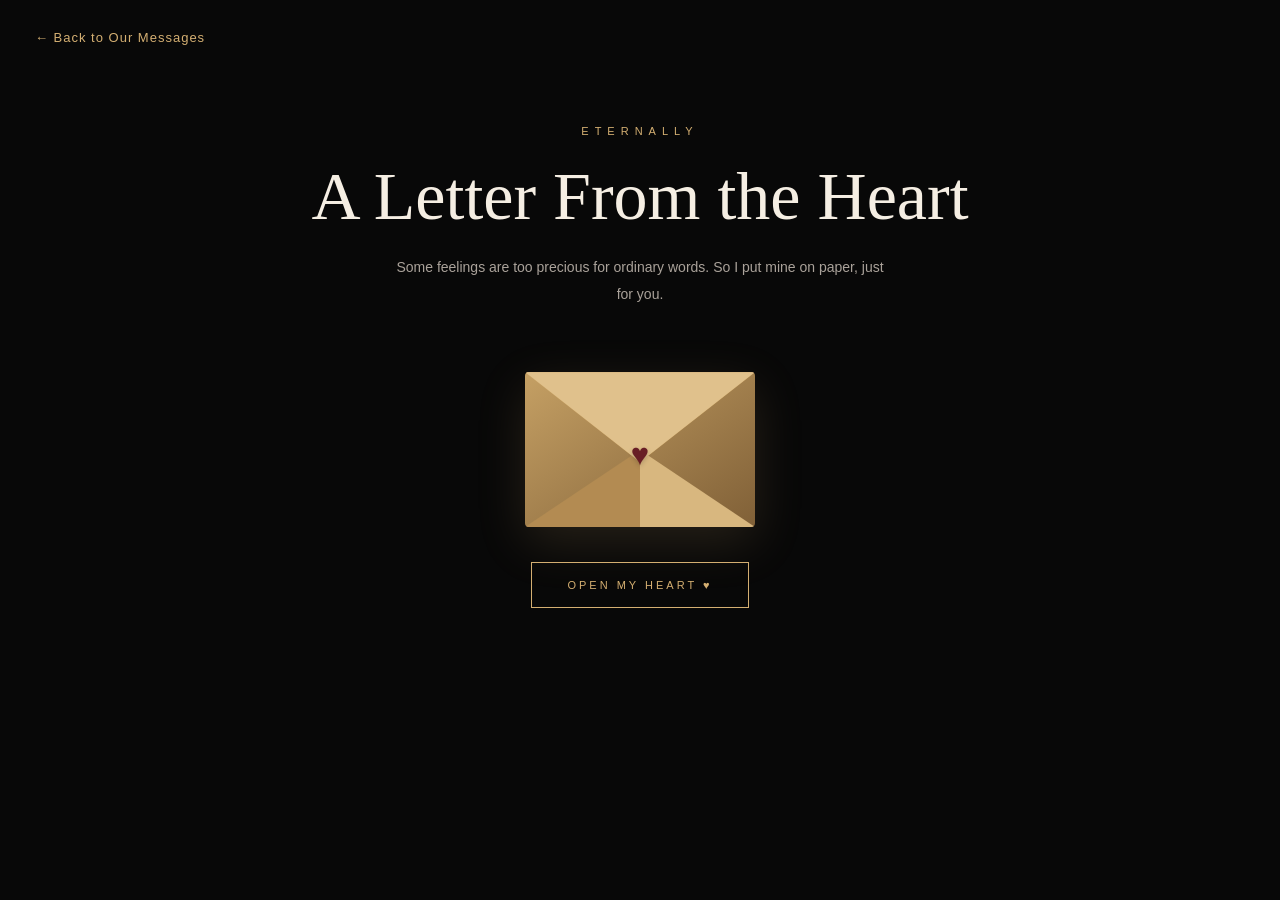
<file: love-letter.html>
<!DOCTYPE html>
<html lang="en">

<head>
    <meta charset="UTF-8">
    <meta name="viewport" content="width=device-width, initial-scale=1.0">
    <meta name="theme-color" content="#080808">

    <title>A Letter From the Heart | ETERNALLY</title>

    <link rel="stylesheet" href="style.css">
</head>

<body>

    <main class="love-letter-page">

        <a href="messages.html" class="letter-back-link">
            ← Back to Our Messages
        </a>

        <section class="letter-intro" id="letterIntro">

            <p class="section-label">ETERNALLY</p>

            <h1>A Letter From the Heart</h1>

            <p class="letter-description">
                Some feelings are too precious for ordinary words.
                So I put mine on paper, just for you.
            </p>

            <!-- ENVELOPE -->
            <div class="letter-envelope" id="letterEnvelope">

                <div class="envelope">
                    <div class="envelope-flap"></div>
                    <div class="envelope-heart">♥</div>
                </div>

            </div>

            <!-- OPEN BUTTON -->
            <button
                type="button"
                class="open-letter-button"
                id="openLetterButton">
                OPEN MY HEART ♥
            </button>

        </section>

        
<!-- HANDWRITTEN LETTER REVEAL -->
<section
    class="letter-document"
    id="letterDocument"
    style="display: none;">

    <p class="section-label">A PIECE OF MY HEART</p>

    <h2>Written Just for You</h2>

    <p class="letter-description">
        Every word was written with you in mind.
        Here is something I wanted you to keep forever.
    </p>

    <a
        href="love-letter.html"
        target="_blank"
        rel="noopener noreferrer"
        class="handwritten-letter-button">
        READ YOUR LETTER ♥
    </a>

    <p class="letter-hint">
        Open your letter and take your time reading every page.
    </p>

    <div class="letter-divider">✧ ♥ ✧</div>

    <p class="letter-closing-message">
        And now, one last little celebration...
    </p>

    <a
        href="index.html?show=anniversary"
        class="anniversary-next-button">
        CONTINUE TO OUR ANNIVERSARY ♥
    </a>

</section>


    </main>

       <script>
        document.addEventListener("DOMContentLoaded", function () {

            const openButton = document.getElementById("openLetterButton");
            const intro = document.getElementById("letterIntro");
            const letterDocument = document.getElementById("letterDocument");

            if (!openButton || !intro || !letterDocument) {
                console.error("Love letter elements could not be found.");
                return;
            }

            openButton.addEventListener("click", function () {

                intro.style.display = "none";
                letterDocument.style.display = "block";

                letterDocument.scrollIntoView({
                    behavior: "smooth",
                    block: "center"
                });

            });

        });
    </script>

</body>
</html>
</file>
<file: style.css>
/* =================================
   ETERNALLY - LUXURY ANNIVERSARY
================================= */

* {
    margin: 0;
    padding: 0;
    box-sizing: border-box;
}

/* =================================
   MIDNIGHT STARS BACKGROUND
================================= */

html {
    min-height: 100%;
    scroll-behavior: smooth;
    background:
        linear-gradient(
            rgba(5, 5, 5, 0.75),
            rgba(5, 5, 5, 0.75)
        ),
        url("images/web-background.png");
    background-size: cover;
    background-position: center;
    background-repeat: no-repeat;
    background-attachment: fixed;
}

body {
    min-height: 100vh;
    background: transparent;
    color: #F4EFE6;
    font-family: 'DM Sans', sans-serif;
}

/* =================================
   OPENING SCREEN
================================= */

.opening-screen {
    min-height: 100vh;
    min-height: 100svh;
    position: relative;
    display: flex;
    align-items: center;
    justify-content: center;
    padding: 50px 20px;
    overflow: hidden;
    background: transparent;
}

.gold-frame {
    position: absolute;
    inset: 22px;
    border: 1px solid rgba(212, 175, 55, 0.45);
    pointer-events: none;
}

.gold-frame::before {
    content: "";
    position: absolute;
    inset: 7px;
    border: 1px solid rgba(192, 192, 192, 0.16);
}

.opening-content {
    position: relative;
    z-index: 2;
    width: 100%;
    max-width: 650px;
    text-align: center;
    animation: fadeIn 1.5s ease both;
}

.eyebrow {
    color: #c9aa64;
    font-size: 10px;
    letter-spacing: 4px;
    line-height: 1.8;
}

.ornament {
    color: #c0c0c0;
    font-size: 28px;
    margin: 24px 0 12px;
}

.opening-content h1 {
    font-family: 'Cormorant Garamond', serif;
    font-size: clamp(54px, 12vw, 100px);
    font-weight: 400;
    letter-spacing: 10px;
    color: #e1c47b;
    text-shadow: 0 0 30px rgba(212, 175, 55, 0.15);
}

.subtitle {
    color: #c0c0c0;
    font-family: 'Cormorant Garamond', serif;
    font-size: 22px;
    font-style: italic;
    letter-spacing: 1px;
    margin-top: 5px;
}

/* =================================
   ENVELOPE
================================= */

.envelope {
    position: relative;
    width: 110px;
    height: 76px;
    margin: 55px auto 35px;
    animation: float 3s ease-in-out infinite;
}

.envelope-body {
    position: absolute;
    inset: 0;
    background: linear-gradient(145deg, #c9aa64, #8d7139);
    clip-path: polygon(0 0, 100% 0, 100% 100%, 0 100%);
    display: flex;
    align-items: center;
    justify-content: center;
}

.envelope-body span {
    color: #17130d;
    font-size: 27px;
    z-index: 2;
}

.envelope-flap {
    position: absolute;
    z-index: 3;
    top: 0;
    left: 0;
    width: 100%;
    height: 52%;
    background: #e1c47b;
    clip-path: polygon(0 0, 100% 0, 50% 100%);
}

.invitation-text {
    color: #d1cbc0;
    font-size: 13px;
    line-height: 2;
    letter-spacing: 0.5px;
}

/* =================================
   BUTTON
================================= */

.gold-button {
    margin-top: 35px;
    padding: 17px 30px;
    background: transparent;
    border: 1px solid #c9aa64;
    color: #e1c47b;
    font-family: 'DM Sans', sans-serif;
    font-size: 10px;
    letter-spacing: 2.5px;
    cursor: pointer;
    transition: 0.4s ease;
}

.gold-button span {
    margin-left: 12px;
    color: #c0c0c0;
}

.gold-button:hover {
    background: #c9aa64;
    color: #090909;
    box-shadow: 0 0 25px rgba(212, 175, 55, 0.2);
}

.gold-button:hover span {
    color: #090909;
}

.opening-footer {
    color: #77716a;
    font-size: 9px;
    letter-spacing: 3px;
    margin-top: 65px;
}

/* =================================
   WELCOME REVEAL
================================= */

.welcome-screen {
    display: none;
    min-height: 100vh;
    min-height: 100svh;
    padding: 90px 25px;
    align-items: center;
    justify-content: center;
    flex-direction: column;
    text-align: center;
    background: transparent;
    animation: fadeIn 1.2s ease both;
}

.welcome-screen.show {
    display: flex;
}

.welcome-ornament {
    color: #c9aa64;
    font-size: 35px;
    margin: 30px 0;
}

.welcome-screen h2 {
    font-family: 'Cormorant Garamond', serif;
    font-size: clamp(38px, 7vw, 65px);
    font-weight: 400;
    color: #f4f0e8;
    margin-bottom: 25px;
}

.welcome-screen h2 span {
    display: block;
    color: #d4af62;
    font-style: italic;
}

.welcome-message {
    max-width: 550px;
    color: #c0c0c0;
    font-size: 14px;
    line-height: 2.2;
}

.welcome-signature {
    font-family: 'Cormorant Garamond', serif;
    font-size: 23px;
    font-style: italic;
    color: #d4af62;
    margin-top: 30px;
}

/* =================================
   ANIMATIONS
================================= */

@keyframes fadeIn {
    from {
        opacity: 0;
        transform: translateY(15px);
    }

    to {
        opacity: 1;
        transform: translateY(0);
    }
}

@keyframes float {
    0%, 100% {
        transform: translateY(0);
    }

    50% {
        transform: translateY(-10px);
    }
}

/* =================================
   GENERAL MOBILE STYLES
================================= */

@media (max-width: 600px) {

    .gold-frame {
        inset: 13px;
    }

    .opening-content h1 {
        letter-spacing: 5px;
    }

    .eyebrow {
        font-size: 9px;
        letter-spacing: 2.5px;
    }

    .opening-footer {
        margin-top: 50px;
        font-size: 8px;
    }

    .welcome-message {
        font-size: 13px;
    }
}

/* =================================
   ETERNALLY - OUR STORY
================================= */

.story-screen {
    display: none;
    min-height: 100vh;
    padding: 90px 20px;
    background: transparent;
    color: #f4f0e8;
}

.story-screen.show {
    display: block;
    animation: fadeIn 1.2s ease;
}

.story-container {
    width: 100%;
    max-width: 1000px;
    margin: auto;
    text-align: center;
}

.story-eyebrow {
    color: #c9aa64;
    font-size: 11px;
    letter-spacing: 4px;
    margin-bottom: 20px;
}

.story-container h2 {
    color: #e1c47b;
    font-family: 'Cormorant Garamond', serif;
    font-size: clamp(38px, 7vw, 65px);
    font-weight: 400;
    margin-bottom: 15px;
}

.story-intro {
    color: #c0c0c0;
    font-family: 'Cormorant Garamond', serif;
    font-size: 21px;
    font-style: italic;
    margin-bottom: 75px;
}

/* =================================
   DESKTOP STORY TIMELINE
================================= */

.story-line {
    position: relative;
    display: flex;
    flex-direction: column;
    width: 100%;
    max-width: 900px;
    margin: 0 auto;
}

/* Centre timeline */

.story-line::before {
    content: "";
    position: absolute;
    top: 0;
    bottom: 0;
    left: 50%;
    width: 1px;
    background: linear-gradient(
        to bottom,
        transparent,
        #c9aa64,
        #c0c0c0,
        #c9aa64,
        transparent
    );
    transform: translateX(-50%);
}

/* Individual story items */

.story-item {
    position: relative;
    width: 50%;
    min-width: 0;
    padding: 0 40px 65px;
    box-sizing: border-box;
    text-align: left;
    align-self: flex-start;
}

/* Alternate cards left and right */

.story-item:nth-child(even) {
    align-self: flex-end;
    margin-left: 0;
}

/* Story dates */

.story-date {
    display: block;
    color: #c9aa64;
    font-size: 10px;
    letter-spacing: 2px;
    margin-bottom: 15px;
}

/* Timeline dots */

.story-dot {
    position: absolute;
    top: 38px;
    right: -6px;
    width: 12px;
    height: 12px;
    border-radius: 50%;
    background: #d4af37;
    box-shadow: 0 0 15px #d4af37;
}

.story-item:nth-child(even) .story-dot {
    right: auto;
    left: -6px;
}

/* Story cards */

.story-card {
    display: block;
    width: 100%;
    min-width: 0;
    padding: 28px;
    box-sizing: border-box;
    background: var(--card-black);
    border: 1px solid var(--gold-border);
    border-radius: 4px;
    backdrop-filter: blur(8px);
    -webkit-backdrop-filter: blur(8px);
    box-shadow: 0 12px 35px rgba(0, 0, 0, 0.35);
    overflow-wrap: break-word;
    transition: transform 0.4s ease, border-color 0.4s ease;
}

.story-card:hover {
    transform: translateY(-6px);
    border-color: var(--champagne-gold);
}

.story-number {
    color: var(--champagne-gold);
    font-size: 11px;
    letter-spacing: 3px;
}

.story-card h3 {
    color: var(--champagne-gold);
    font-family: 'Cormorant Garamond', serif;
    font-size: 27px;
    font-weight: 400;
    line-height: 1.3;
    margin: 12px 0;
    overflow-wrap: break-word;
}

.story-card p {
    color: var(--muted-text);
    font-size: 13px;
    line-height: 1.9;
    text-align: left;
    overflow-wrap: break-word;
    word-break: normal;
}

/* =================================
   MOBILE STORY TIMELINE
================================= */

@media (max-width: 600px) {

    .story-screen {
        padding: 70px 18px;
    }

    .story-container {
        max-width: 100%;
    }

    .story-intro {
        margin-bottom: 50px;
    }

    .story-line::before {
        left: 7px;
    }

    .story-item,
    .story-item:nth-child(even) {
        width: 100%;
        align-self: stretch;
        margin-left: 0;
        padding: 0 0 45px 35px;
    }

    .story-dot,
    .story-item:nth-child(even) .story-dot {
        left: 1px;
        right: auto;
        top: 38px;
    }

    .story-card {
        width: 100%;
        padding: 20px;
    }

    .story-card h3 {
        font-size: 24px;
    }

    .story-card p {
        font-size: 13px;
        line-height: 1.8;
    }
}

/* =================================
   ETERNALLY - OUR MEMORIES
================================= */

.memories-screen {
    display: none;
    min-height: 100vh;
    padding: 90px 25px;
    background: transparent;
    color: #f4f0e8;
}

.memories-screen.show {
    display: block;
    animation: fadeIn 1.2s ease;
}

.memories-container {
    max-width: 1100px;
    margin: auto;
    text-align: center;
}

.memories-eyebrow {
    color: #c9aa64;
    font-size: 11px;
    letter-spacing: 4px;
    margin-bottom: 20px;
}

.memories-container h2 {
    color: #e1c47b;
    font-family: 'Cormorant Garamond', serif;
    font-size: clamp(42px, 7vw, 68px);
    font-weight: 400;
    margin-bottom: 15px;
}

.memories-intro {
    max-width: 550px;
    margin: 0 auto 65px;
    color: #c0c0c0;
    font-family: 'Cormorant Garamond', serif;
    font-size: 21px;
    font-style: italic;
    line-height: 1.7;
}

/* Memories gallery */

.memories-gallery {
    display: grid;
    grid-template-columns: repeat(3, 1fr);
    gap: 35px 25px;
}

.memory-card {
    text-align: center;
}

.memory-photo {
    position: relative;
    display: block;
    width: 100%;
    aspect-ratio: 4 / 5;
    padding: 8px;
    overflow: hidden;
    cursor: pointer;
    background: #171512;
    border: 1px solid rgba(201, 170, 100, 0.4);
}

.memory-photo img {
    display: block;
    width: 100%;
    height: 100%;
    object-fit: cover;
    transition: transform 0.7s ease, filter 0.7s ease;
}

.memory-photo:hover img {
    transform: scale(1.08);
    filter: brightness(0.65);
}

.photo-overlay {
    position: absolute;
    inset: 8px;
    display: flex;
    align-items: center;
    justify-content: center;
    color: #e1c47b;
    font-size: 10px;
    letter-spacing: 3px;
    opacity: 0;
    transition: opacity 0.4s ease;
}

.memory-photo:hover .photo-overlay {
    opacity: 1;
}

.memory-caption {
    margin-top: 18px;
    color: #e1c47b;
    font-family: 'Cormorant Garamond', serif;
    font-size: 24px;
}

.memory-subcaption {
    display: block;
    margin-top: 7px;
    color: #8e887d;
    font-size: 9px;
    letter-spacing: 2px;
}

/* =================================
   PHOTO LIGHTBOX
================================= */

.memory-lightbox {
    display: none;
    position: fixed;
    inset: 0;
    z-index: 9999;
    align-items: center;
    justify-content: center;
    flex-direction: column;
    gap: 20px;
    padding: 65px 20px 30px;
    background: rgba(0, 0, 0, 0.96);
}

.memory-lightbox.show {
    display: flex;
    animation: fadeIn 0.4s ease;
}

.memory-lightbox img {
    max-width: 90%;
    max-height: 75vh;
    object-fit: contain;
    border: 1px solid #c9aa64;
    padding: 7px;
}

.lightbox-close {
    position: absolute;
    top: 20px;
    right: 35px;
    background: none;
    border: none;
    color: #e1c47b;
    font-size: 42px;
    cursor: pointer;
}

.lightbox-caption {
    color: #c9aa64;
    font-size: 10px;
    letter-spacing: 4px;
}

/* =================================
   MOBILE GALLERY
================================= */

@media (max-width: 750px) {

    .memories-gallery {
        grid-template-columns: repeat(2, 1fr);
        gap: 25px 15px;
    }

    .memories-screen {
        padding: 70px 16px;
    }

    .memories-intro {
        margin-bottom: 45px;
    }

    .memory-caption {
        font-size: 20px;
    }
}

@media (max-width: 420px) {

    .memories-gallery {
        grid-template-columns: 1fr;
    }

    .memory-photo {
        aspect-ratio: 4 / 4;
    }
}

/* =================================
   STORY NEXT BUTTON
================================= */

.story-next-button {
    margin-top: 25px;
    padding: 15px 30px;
    background: transparent;
    border: 1px solid #c9aa64;
    color: #e1c47b;
    font-size: 10px;
    letter-spacing: 3px;
    cursor: pointer;
    transition: 0.4s ease;
}

.story-next-button:hover {
    background: #c9aa64;
    color: #090909;
    box-shadow: 0 0 20px rgba(201, 170, 100, 0.25);
}

/* =================================
   STORY IMAGE
================================= */

.story-image {
    width: 100%;
    max-width: 450px;
    height: 300px;
    margin: 20px auto;
    overflow: hidden;
    border-radius: 12px;
    border: 1px solid #c9a45c;
}

.story-image img {
    width: 100%;
    height: 100%;
    object-fit: cover;
    display: block;
    transition: transform 0.5s ease;
}

.story-image img:hover {
    transform: scale(1.05);
}

/* =================================
   MIDNIGHT ROMANCE THEME
================================= */

:root {
    --midnight-black: #050505;
    --charcoal: #101010;
    --card-black: rgba(10, 10, 10, 0.88);
    --champagne-gold: #D4AF72;
    --soft-gold: #B89558;
    --ivory: #F4EFE6;
    --silver: #A7A7A7;
    --muted-text: #AAA49A;
    --gold-border: rgba(212, 175, 114, 0.35);
}

/* =================================
   HEADINGS AND TEXT
================================= */

.opening-content h1,
.welcome-screen h2,
.story-container h2,
.memories-container h2 {
    color: var(--champagne-gold);
    text-shadow: 0 2px 20px rgba(212, 175, 114, 0.10);
}

.eyebrow,
.story-eyebrow,
.memories-eyebrow {
    color: var(--soft-gold);
}

.subtitle,
.story-intro,
.memories-intro {
    color: var(--silver);
}

.invitation-text,
.welcome-message,
.story-card p {
    color: var(--muted-text);
}

/* =================================
   LUXURY BUTTONS
================================= */

.gold-button,
.story-next-button {
    border: 1px solid var(--champagne-gold);
    color: var(--champagne-gold);
    background: rgba(5, 5, 5, 0.45);
    transition: all 0.4s ease;
}

.gold-button:hover,
.story-next-button:hover {
    background: var(--champagne-gold);
    color: var(--midnight-black);
    box-shadow: 0 0 25px rgba(212, 175, 114, 0.20);
}

/* =================================
   STORY CARD DETAILS
================================= */

.story-card {
    background: var(--card-black);
    border: 1px solid var(--gold-border);
    backdrop-filter: blur(8px);
    -webkit-backdrop-filter: blur(8px);
    box-shadow: 0 12px 35px rgba(0, 0, 0, 0.35);
    transition: all 0.4s ease;
}

.story-card:hover {
    border-color: var(--champagne-gold);
    box-shadow: 0 12px 35px rgba(0, 0, 0, 0.5);
}

.story-card h3,
.story-ending span {
    color: var(--champagne-gold);
}

/* =================================
   MEMORY GALLERY DETAILS
================================= */

.memory-photo {
    background: var(--charcoal);
    border: 1px solid var(--gold-border);
    box-shadow: 0 10px 30px rgba(0, 0, 0, 0.4);
    transition: all 0.4s ease;
}

.memory-photo:hover {
    border-color: var(--champagne-gold);
    box-shadow: 0 0 25px rgba(212, 175, 114, 0.12);
}

.memory-caption {
    color: var(--champagne-gold);
}

.memory-subcaption {
    color: var(--silver);
}

/* =================================
   OPENING SCREEN DETAILS
================================= */

.gold-frame {
    border-color: rgba(212, 175, 114, 0.55);
}

.gold-frame::before {
    border-color: rgba(167, 167, 167, 0.18);
}

.ornament,
.welcome-ornament {
    color: var(--champagne-gold);
}

.envelope-body {
    background: linear-gradient(
        145deg,
        #D4AF72,
        #92703C
    );
}

.envelope-flap {
    background: #D4AF72;
}

/* =================================
   IMAGE DETAILS
================================= */

.story-image {
    border: 1px solid var(--champagne-gold);
    box-shadow: 0 12px 35px rgba(0, 0, 0, 0.5);
}

/* =================================
   RESPONSIVE BACKGROUND
================================= */

@media (max-width: 768px) {

    html {
        background-attachment: scroll;
    }
}


/* =================================
   ETERNALLY - OUR SPECIAL DATES
================================= */

.calendar-screen {
    display: none;
    min-height: 100vh;
    padding: 90px 20px;
    background: transparent;
    color: var(--ivory);
}

.calendar-screen.show {
    display: block;
    animation: fadeIn 1.2s ease;
}

.calendar-container {
    width: 100%;
    max-width: 850px;
    margin: auto;
    text-align: center;
}

.calendar-eyebrow {
    color: var(--soft-gold);
    font-size: 10px;
    letter-spacing: 4px;
    margin-bottom: 20px;
}

.calendar-container > h2 {
    color: var(--champagne-gold);
    font-family: 'Cormorant Garamond', serif;
    font-size: clamp(42px, 7vw, 68px);
    font-weight: 400;
    margin-bottom: 15px;
}

.calendar-intro {
    color: var(--silver);
    font-family: 'Cormorant Garamond', serif;
    font-size: 21px;
    font-style: italic;
    line-height: 1.7;
    margin-bottom: 50px;
}

/* Calendar panel */

.calendar-card {
    max-width: 700px;
    margin: auto;
    padding: 38px;
    background: rgba(8, 8, 8, 0.88);
    border: 1px solid var(--gold-border);
    box-shadow: 0 15px 45px rgba(0, 0, 0, 0.4);
    backdrop-filter: blur(10px);
    -webkit-backdrop-filter: blur(10px);
}

.calendar-heading {
    margin-bottom: 35px;
}

.calendar-year {
    display: block;
    color: var(--silver);
    font-family: 'Cormorant Garamond', serif;
    font-size: 27px;
    letter-spacing: 4px;
}

.calendar-heading h3 {
    color: var(--champagne-gold);
    font-family: 'Cormorant Garamond', serif;
    font-size: clamp(38px, 8vw, 58px);
    font-weight: 400;
    letter-spacing: 5px;
    margin: 3px 0 10px;
}

.calendar-heading p {
    color: var(--silver);
    font-size: 9px;
    letter-spacing: 3px;
}

/* Weekday labels */

.calendar-weekdays,
.calendar-days {
    display: grid;
    grid-template-columns: repeat(7, minmax(0, 1fr));
}

.calendar-weekdays {
    margin-bottom: 10px;
}

.calendar-weekdays span {
    color: var(--soft-gold);
    font-family: 'Cormorant Garamond', serif;
    font-size: 13px;
    letter-spacing: 1px;
}

/* Calendar date cells */

.calendar-day {
    position: relative;
    min-width: 0;
    min-height: 78px;
    display: flex;
    align-items: flex-start;
    justify-content: flex-start;
    padding: 10px;
    background: rgba(255, 255, 255, 0.015);
    border: 1px solid rgba(201, 170, 100, 0.14);
    color: #d4d0c8;
    font-family: 'Cormorant Garamond', serif;
    font-size: 15px;
    text-align: left;
}

.calendar-day.empty {
    background: transparent;
}

.calendar-day.special-date {
    cursor: pointer;
    transition: background 0.35s ease, border-color 0.35s ease;
}

.calendar-day.special-date:hover {
    background: rgba(212, 175, 114, 0.12);
    border-color: var(--champagne-gold);
}

.calendar-day.met-date {
    color: var(--champagne-gold);
    border: 1px solid rgba(212, 175, 114, 0.5);
}

.calendar-day.met-date .date-symbol {
    color: #e5c77f;
    text-shadow: 0 0 14px rgba(229, 199, 127, 0.8);
}

.calendar-day.dating-date {
    color: var(--champagne-gold);
    border: 1px solid var(--champagne-gold);
    background: rgba(212, 175, 114, 0.08);
}

.calendar-day.dating-date .date-symbol {
    color: #e7bd75;
    text-shadow: 0 0 16px rgba(231, 189, 117, 0.85);
    animation: heartGlow 1.8s ease-in-out infinite;
}

.date-symbol {
    position: absolute;
    right: 9px;
    bottom: 7px;
    font-size: 23px;
}

@keyframes heartGlow {
    0%, 100% {
        transform: scale(1);
        text-shadow: 0 0 8px rgba(231, 189, 117, 0.5);
    }

    50% {
        transform: scale(1.2);
        text-shadow: 0 0 20px rgba(231, 189, 117, 0.9);
    }
}

/* Calendar legend */

.calendar-legend {
    display: flex;
    justify-content: center;
    flex-wrap: wrap;
    gap: 30px;
    margin-top: 30px;
}

.calendar-legend div {
    display: flex;
    align-items: center;
    gap: 9px;
}

.calendar-legend p {
    color: var(--silver);
    font-size: 11px;
    letter-spacing: 0.5px;
}

.legend-star,
.legend-heart {
    color: var(--champagne-gold);
    font-size: 20px;
}

/* Selected date message */

.calendar-message {
    max-width: 650px;
    min-height: 210px;
    margin: 45px auto 25px;
    padding: 30px 20px;
    border-top: 1px solid var(--gold-border);
    border-bottom: 1px solid var(--gold-border);
    animation: fadeIn 0.7s ease;
}

.message-ornament {
    color: var(--champagne-gold);
    font-size: 25px;
}

.message-date {
    color: var(--soft-gold);
    font-size: 9px;
    letter-spacing: 3px;
    margin: 15px 0;
}

.calendar-message h3 {
    color: var(--champagne-gold);
    font-family: 'Cormorant Garamond', serif;
    font-size: 32px;
    font-weight: 400;
    margin-bottom: 12px;
}

.message-text {
    max-width: 520px;
    margin: auto;
    color: var(--silver);
    font-family: 'Cormorant Garamond', serif;
    font-size: 19px;
    font-style: italic;
    line-height: 1.8;
}

/* Navigation */

.calendar-back-button {
    margin-top: 20px;
    padding: 15px 28px;
    background: transparent;
    border: 1px solid var(--champagne-gold);
    color: var(--champagne-gold);
    font-size: 10px;
    letter-spacing: 2px;
    cursor: pointer;
    transition: 0.4s ease;
}

.calendar-back-button:hover {
    background: var(--champagne-gold);
    color: var(--midnight-black);
    box-shadow: 0 0 20px rgba(212, 175, 114, 0.2);
}

/* Mobile calendar */

@media (max-width: 600px) {

    .calendar-screen {
        padding: 70px 14px;
    }

    .calendar-intro {
        font-size: 18px;
        margin-bottom: 35px;
    }

    .calendar-card {
        padding: 20px 10px;
    }

    .calendar-heading {
        margin-bottom: 25px;
    }

    .calendar-heading h3 {
        letter-spacing: 3px;
    }

    .calendar-weekdays span {
        font-size: 10px;
    }

    .calendar-day {
        min-height: 58px;
        padding: 7px 5px;
        font-size: 13px;
    }

    .date-symbol {
        right: 5px;
        bottom: 4px;
        font-size: 17px;
    }

    .calendar-legend {
        gap: 15px;
    }

    .calendar-legend p {
        font-size: 10px;
    }

    .calendar-message h3 {
        font-size: 27px;
    }

    .message-text {
        font-size: 17px;
    }
}


/* =====================================
   OUR FOREVER
===================================== */

.forever-screen {
    display: none;
    min-height: 100vh;
    padding: 100px 20px;
    justify-content: center;
    align-items: center;
    text-align: center;
}

.forever-screen.show {
    display: flex;
    animation: foreverReveal 1.2s ease forwards;
}

.forever-container {
    width: 100%;
    max-width: 850px;
    margin: auto;
}

.forever-eyebrow {
    color: #c9aa64;
    font-size: 11px;
    letter-spacing: 5px;
    margin-bottom: 20px;
}

.forever-title {
    color: #e1c47b;
    font-family: 'Cormorant Garamond', serif;
    font-size: clamp(38px, 7vw, 68px);
    font-weight: 400;
    letter-spacing: 8px;
    margin-bottom: 15px;
}

.forever-subtitle {
    color: #c5bfb5;
    font-family: 'Cormorant Garamond', serif;
    font-size: 23px;
    font-style: italic;
}

.forever-heart {
    color: #d6b875;
    font-size: 38px;
    margin: 35px 0 20px;
    animation: heartGlow 2s infinite ease-in-out;
}

.forever-intro {
    color: #aaa39a;
    font-size: 12px;
    letter-spacing: 2px;
    margin-bottom: 35px;
}

.forever-counter {
    display: grid;
    grid-template-columns: repeat(4, 1fr);
    gap: 15px;
    max-width: 750px;
    margin: auto;
}

.time-unit {
    background: rgba(18, 18, 18, 0.85);
    border: 1px solid rgba(201, 170, 100, 0.3);
    padding: 30px 10px;
    backdrop-filter: blur(10px);
    transition: 0.4s ease;
}

.time-unit:hover {
    border-color: #c9aa64;
    box-shadow: 0 0 25px rgba(201, 170, 100, 0.12);
    transform: translateY(-5px);
}

.time-unit span {
    display: block;
    color: #e1c47b;
    font-family: 'Cormorant Garamond', serif;
    font-size: clamp(32px, 5vw, 55px);
    font-weight: 400;
    font-variant-numeric: tabular-nums;
}

.time-unit small {
    display: block;
    color: #aaa39a;
    font-size: 9px;
    letter-spacing: 3px;
    margin-top: 10px;
}

.forever-date {
    color: #c9aa64;
    font-size: 10px;
    letter-spacing: 4px;
    margin-top: 30px;
}

.forever-divider {
    width: 90px;
    height: 1px;
    background: #c9aa64;
    margin: 45px auto;
    opacity: 0.6;
}

.forever-message {
    color: #e1c47b;
    font-family: 'Cormorant Garamond', serif;
    font-size: 36px;
    font-weight: 400;
    font-style: italic;
}

.forever-quote {
    color: #c5bfb5;
    font-family: 'Cormorant Garamond', serif;
    font-size: 21px;
    font-style: italic;
    margin-top: 15px;
}

.forever-ending {
    color: #c9aa64;
    font-size: 9px;
    letter-spacing: 4px;
    margin-top: 40px;
}

@keyframes heartGlow {
    0%, 100% {
        text-shadow: 0 0 8px rgba(201,170,100,0.2);
        transform: scale(1);
    }

    50% {
        text-shadow: 0 0 25px rgba(201,170,100,0.7);
        transform: scale(1.12);
    }
}

@keyframes foreverReveal {
    from {
        opacity: 0;
        transform: translateY(20px);
    }

    to {
        opacity: 1;
        transform: translateY(0);
    }
}

/* MOBILE */

@media (max-width: 600px) {

    .forever-screen {
        padding: 75px 15px;
    }

    .forever-title {
        letter-spacing: 5px;
    }

    .forever-counter {
        grid-template-columns: repeat(2, 1fr);
        gap: 12px;
    }

    .time-unit {
        padding: 25px 8px;
    }

    .forever-quote {
        font-size: 18px;
    }
}


/* =================================
   ETERNALLY - OUR FOREVER
================================= */

.forever-screen {
    display: none;
    min-height: 100vh;
    width: 100%;
    padding: 100px 20px;
    background: transparent;
    color: var(--ivory);
    align-items: center;
    justify-content: center;
}

.forever-screen.show {
    display: flex;
    animation: fadeIn 1.2s ease;
}

.forever-container {
    width: 100%;
    max-width: 900px;
    margin: auto;
    text-align: center;
}

/* INTRODUCTION */

.forever-eyebrow {
    color: var(--champagne-gold);
    font-size: 11px;
    letter-spacing: 5px;
    margin-bottom: 22px;
}

.forever-title {
    font-family: 'Cormorant Garamond', serif;
    font-size: clamp(42px, 7vw, 75px);
    font-weight: 400;
    letter-spacing: 8px;
    color: var(--ivory);
    margin-bottom: 12px;
}

.forever-subtitle {
    color: var(--silver);
    font-family: 'Cormorant Garamond', serif;
    font-size: 23px;
    font-style: italic;
}

/* HEART */

.forever-heart {
    font-size: 45px;
    color: var(--champagne-gold);
    margin: 35px 0;
    animation: foreverHeart 2s ease-in-out infinite;
    text-shadow: 0 0 20px rgba(212, 175, 55, 0.4);
}

@keyframes foreverHeart {
    0%, 100% {
        transform: scale(1);
        text-shadow: 0 0 15px rgba(212, 175, 55, 0.3);
    }

    50% {
        transform: scale(1.15);
        text-shadow: 0 0 30px rgba(212, 175, 55, 0.7);
    }
}

.forever-intro {
    color: var(--muted-text);
    font-size: 13px;
    letter-spacing: 1px;
    margin-bottom: 40px;
}

/* LIVE COUNTER */

.forever-counter {
    display: grid;
    grid-template-columns: repeat(4, minmax(0, 1fr));
    gap: 18px;
    width: 100%;
    max-width: 760px;
    margin: 0 auto 35px;
}

.time-unit {
    min-width: 0;
    padding: 30px 12px;
    background: rgba(20, 20, 20, 0.78);
    border: 1px solid var(--gold-border);
    border-radius: 4px;
    display: flex;
    flex-direction: column;
    align-items: center;
    justify-content: center;
    transition: all 0.4s ease;
}

.time-unit:hover {
    border-color: var(--champagne-gold);
    transform: translateY(-5px);
    box-shadow: 0 8px 25px rgba(212, 175, 55, 0.12);
}

.time-unit span {
    display: block;
    font-family: 'Cormorant Garamond', serif;
    font-size: clamp(35px, 6vw, 65px);
    font-weight: 400;
    color: var(--champagne-gold);
    line-height: 1.1;
    font-variant-numeric: tabular-nums;
}

.time-unit small {
    margin-top: 12px;
    color: var(--silver);
    font-size: 10px;
    letter-spacing: 3px;
}

/* RELATIONSHIP DATE */

.forever-date {
    color: var(--champagne-gold);
    font-size: 11px;
    letter-spacing: 4px;
    margin-top: 20px;
}

/* DIVIDER */

.forever-divider {
    width: 100px;
    height: 1px;
    background: var(--champagne-gold);
    margin: 35px auto;
    opacity: 0.6;
}

/* MESSAGE */

.forever-message {
    font-family: 'Cormorant Garamond', serif;
    font-size: 38px;
    font-weight: 400;
    font-style: italic;
    color: var(--ivory);
    margin-bottom: 15px;
}

.forever-quote {
    font-family: 'Cormorant Garamond', serif;
    font-size: 21px;
    font-style: italic;
    color: var(--silver);
    margin-bottom: 30px;
}

.forever-ending {
    color: var(--champagne-gold);
    font-size: 10px;
    letter-spacing: 4px;
    margin-bottom: 40px;
}

/* NAVIGATION BUTTON */

.forever-container .story-next-button {
    margin: 20px auto 0;
}

/* MOBILE RESPONSIVENESS */

@media (max-width: 600px) {

    .forever-screen {
        padding: 75px 15px;
    }

    .forever-title {
        letter-spacing: 5px;
    }

    .forever-subtitle {
        font-size: 20px;
    }

    .forever-heart {
        margin: 25px 0;
    }

    .forever-counter {
        grid-template-columns: repeat(2, minmax(0, 1fr));
        gap: 12px;
        max-width: 380px;
    }

    .time-unit {
        padding: 25px 10px;
    }

    .time-unit span {
        font-size: 48px;
    }

    .time-unit small {
        font-size: 9px;
        letter-spacing: 2px;
    }

    .forever-message {
        font-size: 32px;
    }

    .forever-quote {
        font-size: 19px;
    }

}


/* =================================
   ETERNALLY - OUR SONG
================================= */

.music-screen {
    display: none;
    min-height: 100vh;
    padding: 100px 20px;
    color: var(--ivory);
    text-align: center;
    position: relative;
    overflow: hidden;
}

.music-screen.show {
    display: flex;
    justify-content: center;
    align-items: center;
    animation: musicFadeIn 1.2s ease;
}

.music-container {
    width: 100%;
    max-width: 650px;
    margin: auto;
}

.music-eyebrow {
    color: var(--champagne-gold);
    font-size: 11px;
    letter-spacing: 5px;
    margin-bottom: 18px;
}

.music-container h2 {
    font-family: "Cormorant Garamond", serif;
    font-size: clamp(42px, 7vw, 65px);
    font-weight: 400;
    margin-bottom: 15px;
}

.music-description {
    max-width: 430px;
    margin: 0 auto 55px;
    color: var(--muted-text);
    font-size: 14px;
    line-height: 1.9;
}

/* VINYL */

.vinyl-wrapper {
    display: flex;
    justify-content: center;
    align-items: center;
    margin: 0 auto 45px;
}

.vinyl-record {
    width: 290px;
    height: 290px;
    border-radius: 50%;
    position: relative;
    display: flex;
    justify-content: center;
    align-items: center;

    background:
        repeating-radial-gradient(
            circle,
            #111 0px,
            #111 2px,
            #292929 3px,
            #111 4px
        );

    box-shadow:
        0 0 0 5px #171717,
        0 0 0 7px rgba(212, 175, 114, 0.5),
        0 20px 60px rgba(0, 0, 0, 0.65);
}

/* RECORD GROOVES */

.vinyl-grooves {
    position: absolute;
    inset: 12px;
    border-radius: 50%;
    border: 1px solid rgba(255,255,255,0.07);
}

/* CENTRE PHOTOGRAPH */

.vinyl-label {
    width: 112px;
    height: 112px;
    border-radius: 50%;
    overflow: hidden;
    border: 4px solid var(--champagne-gold);
    position: relative;
    z-index: 2;
    box-shadow: 0 0 20px rgba(0,0,0,0.7);
}

.vinyl-label img {
    width: 100%;
    height: 100%;
    object-fit: cover;
}

/* SPINNING ANIMATION */

.vinyl-record.playing {
    animation: vinylSpin 4s linear infinite;
}

@keyframes vinylSpin {
    from {
        transform: rotate(0deg);
    }

    to {
        transform: rotate(360deg);
    }
}

/* SONG INFORMATION */

.song-information {
    margin-bottom: 30px;
}

.song-information h3 {
    font-family: "Cormorant Garamond", serif;
    font-size: 29px;
    font-weight: 400;
    color: var(--champagne-gold);
    margin-bottom: 8px;
}

.song-information p {
    font-size: 10px;
    letter-spacing: 4px;
    color: var(--muted-text);
}

/* PLAY BUTTON */

.music-controls {
    display: flex;
    justify-content: center;
    align-items: center;
}

.music-controls button {
    width: 62px;
    height: 62px;
    border-radius: 50%;
    border: 1px solid var(--champagne-gold);
    background: var(--champagne-gold);
    color: #080808;
    font-size: 23px;
    cursor: pointer;
    transition: 0.3s ease;
}

.music-controls button:hover {
    transform: scale(1.1);
    box-shadow: 0 0 25px rgba(212, 175, 114, 0.4);
}

.music-status {
    margin-top: 22px;
    color: var(--muted-text);
    font-size: 9px;
    letter-spacing: 3px;
}

@keyframes musicFadeIn {
    from {
        opacity: 0;
        transform: translateY(20px);
    }

    to {
        opacity: 1;
        transform: translateY(0);
    }
}

/* MOBILE */

@media (max-width: 480px) {

    .music-screen {
        padding: 75px 18px;
    }

    .vinyl-record {
        width: 250px;
        height: 250px;
    }

    .vinyl-label {
        width: 100px;
        height: 100px;
    }

    .music-description {
        font-size: 13px;
        margin-bottom: 40px;
    }

}


/* =================================
   LISTEN TO OUR SONG BUTTON
================================= */

.music-next-button {
    display: block;
    width: fit-content;
    margin: 55px auto 20px;
    padding: 17px 35px;

    background: transparent;
    border: 1px solid var(--champagne-gold);
    border-radius: 2px;

    color: var(--champagne-gold);
    font-family: "DM Sans", sans-serif;
    font-size: 11px;
    font-weight: 500;
    letter-spacing: 3px;

    cursor: pointer;
    transition: all 0.35s ease;
}

.music-next-button:hover {
    background: var(--champagne-gold);
    color: #080808;
    transform: translateY(-3px);
    box-shadow: 0 8px 25px rgba(212, 175, 114, 0.2);
}




/* =================================
   OUR LYRICS - PHOTO GALLERY
================================= */

.lyrics-gallery {
    columns: 3 280px;
    column-gap: 22px;
}

.lyrics-card {
    display: inline-block;
    width: 100%;
    margin-bottom: 22px;
    overflow: hidden;
    break-inside: avoid;
    background: var(--charcoal);
    border: 1px solid rgba(212, 175, 114, 0.18);
    border-radius: 3px;
    cursor: pointer;
    opacity: 0;
    animation: lyricsReveal 0.8s ease forwards;
}

.lyrics-card img {
    display: block;
    width: 100%;
    height: auto;
    transition: transform 0.8s ease;
}

.lyrics-card:hover img {
    transform: scale(1.035);
}

@media (max-width: 650px) {
    .lyrics-gallery {
        columns: 2 140px;
        column-gap: 12px;
    }

    .lyrics-card {
        margin-bottom: 12px;
    }
}

@media (max-width: 360px) {
    .lyrics-gallery {
        columns: 1;
    }
}

/* =================================
   ETERNALLY - OUR LYRICS SCREEN
================================= */

.lyrics-screen {
    display: none;
    min-height: 100vh;
    width: 100%;
    padding: 90px 25px;
    color: var(--ivory);
    text-align: center;
}

.lyrics-screen.show {
    display: block;
    animation: fadeIn 1.2s ease;
}

.lyrics-container {
    width: 100%;
    max-width: 1200px;
    margin: auto;
}

.lyrics-eyebrow {
    color: var(--champagne-gold);
    font-size: 11px;
    letter-spacing: 4px;
    margin-bottom: 20px;
}

.lyrics-container h2 {
    color: var(--champagne-gold);
    font-family: 'Cormorant Garamond', serif;
    font-size: clamp(42px, 7vw, 68px);
    font-weight: 400;
    margin-bottom: 15px;
}

.lyrics-intro {
    max-width: 550px;
    margin: 0 auto 60px;
    color: var(--silver);
    font-family: 'Cormorant Garamond', serif;
    font-size: 21px;
    font-style: italic;
    line-height: 1.8;
}

.lyrics-ending {
    color: var(--champagne-gold);
    font-family: 'Cormorant Garamond', serif;
    font-size: 23px;
    font-style: italic;
    margin-top: 50px;
}

@media (max-width: 600px) {
    .lyrics-screen {
        padding: 70px 16px;
    }

    .lyrics-intro {
        font-size: 18px;
        margin-bottom: 40px;
    }
}

@keyframes lyricsReveal {
    from {
        opacity: 0;
        transform: translateY(25px);
    }

    to {
        opacity: 1;
        transform: translateY(0);
    }
}


/* =================================
   OUR INSIDE JOKES
================================= */

.inside-jokes-screen {
    min-height: 100vh;
    padding: 120px 8% 80px;
    background: #080808;
    color: #f5eee2;
    position: relative;
}

.inside-jokes-container {
    max-width: 1250px;
    margin: auto;
}

.inside-jokes-heading {
    text-align: center;
    margin-bottom: 65px;
}

.section-eyebrow {
    color: #c9a96e;
    font-size: 11px;
    letter-spacing: 5px;
    display: block;
    margin-bottom: 18px;
}

.inside-jokes-heading h1 {
    font-family: 'Cormorant Garamond', serif;
    font-size: clamp(38px, 6vw, 65px);
    font-weight: 400;
    letter-spacing: 5px;
    color: #d6bd8a;
    margin-bottom: 15px;
}

.inside-jokes-heading p {
    font-family: 'Cormorant Garamond', serif;
    font-size: 19px;
    color: #aaa;
    font-style: italic;
    letter-spacing: 1px;
}

.jokes-grid {
    display: grid;
    grid-template-columns: repeat(3, 1fr);
    gap: 35px;
}

.joke-card {
    position: relative;
    overflow: hidden;
    background: #111;
    border: 1px solid rgba(201, 169, 110, 0.35);
    padding: 10px;
    cursor: pointer;
    transition: transform 0.5s ease,
                border-color 0.5s ease,
                box-shadow 0.5s ease;
}

.joke-card:hover {
    transform: translateY(-9px);
    border-color: #c9a96e;
    box-shadow: 0 15px 35px rgba(201, 169, 110, 0.12);
}

.joke-image {
    position: relative;
    overflow: hidden;
    aspect-ratio: 4 / 5;
    background: #171717;
}

.joke-image img {
    width: 100%;
    height: 100%;
    object-fit: cover;
    display: block;
    transition: transform 0.7s ease,
                filter 0.5s ease;
}

.joke-card:hover img {
    transform: scale(1.06);
    filter: brightness(0.65);
}

.joke-overlay {
    position: absolute;
    inset: 0;
    display: flex;
    justify-content: center;
    align-items: center;
    opacity: 0;
    transition: opacity 0.5s ease;
    background: rgba(0, 0, 0, 0.15);
}

.joke-card:hover .joke-overlay {
    opacity: 1;
}

.joke-overlay span {
    color: #e6d0a2;
    font-size: 11px;
    letter-spacing: 4px;
    border: 1px solid #c9a96e;
    padding: 13px 20px;
    background: rgba(0, 0, 0, 0.65);
}

.jokes-footer {
    text-align: center;
    margin-top: 75px;
}

.jokes-footer p {
    color: #c9a96e;
    font-family: 'Cormorant Garamond', serif;
    font-size: 21px;
    font-style: italic;
    letter-spacing: 2px;
}

/* MOBILE RESPONSIVENESS */

@media (max-width: 768px) {

    .inside-jokes-screen {
        padding: 100px 5% 60px;
    }

    .jokes-grid {
        grid-template-columns: repeat(2, 1fr);
        gap: 15px;
    }

    .joke-card {
        padding: 6px;
    }

    .inside-jokes-heading {
        margin-bottom: 40px;
    }

    .inside-jokes-heading p {
        font-size: 16px;
    }

    .joke-overlay span {
        font-size: 8px;
        letter-spacing: 2px;
        padding: 9px;
    }
}

@media (max-width: 380px) {
    .jokes-grid {
        grid-template-columns: 1fr;
    }
}





/* =================================
   ETERNALLY - INSIDE JOKES PAGE
================================= */

.inside-jokes-screen {
    display: none;
    min-height: 100vh;
    width: 100%;
    padding: 100px 7% 70px;
    background:
        radial-gradient(
            circle at top,
            rgba(191, 153, 91, 0.10),
            transparent 45%
        ),
        #080808;
    color: #f5eee3;
    box-sizing: border-box;
}

.inside-jokes-screen.show {
    display: block;
    animation: jokesFadeIn 1.2s ease;
}

@keyframes jokesFadeIn {
    from {
        opacity: 0;
        transform: translateY(15px);
    }

    to {
        opacity: 1;
        transform: translateY(0);
    }
}


/* MAIN CONTAINER */

.jokes-container {
    width: 100%;
    max-width: 1200px;
    margin: 0 auto;
}


/* HEADER */

.jokes-header {
    max-width: 750px;
    margin: 0 auto 65px;
    text-align: center;
}

.jokes-eyebrow {
    display: block;
    color: #c9a66b;
    font-family: "DM Sans", sans-serif;
    font-size: 10px;
    letter-spacing: 4px;
    margin-bottom: 20px;
}

.jokes-header h1 {
    font-family: "Cormorant Garamond", serif;
    font-size: clamp(42px, 7vw, 75px);
    font-weight: 400;
    letter-spacing: 2px;
    margin: 0;
    color: #e7c995;
}

.jokes-divider {
    display: flex;
    align-items: center;
    justify-content: center;
    gap: 15px;
    margin: 25px auto;
    color: #c9a66b;
}

.jokes-divider::before,
.jokes-divider::after {
    content: "";
    width: 65px;
    height: 1px;
    background: linear-gradient(
        to right,
        transparent,
        #c9a66b
    );
}

.jokes-divider::after {
    transform: rotate(180deg);
}

.jokes-divider span {
    font-size: 17px;
}

.jokes-introduction {
    color: #bdb4a7;
    font-family: "Cormorant Garamond", serif;
    font-size: 19px;
    line-height: 1.8;
    font-weight: 400;
}


/* JOKES GALLERY */

.jokes-gallery {
    display: grid;
    grid-template-columns: repeat(3, minmax(0, 1fr));
    gap: 28px;
}


/* JOKE CARDS */

.joke-card {
    position: relative;
    overflow: hidden;
    border: 1px solid rgba(201, 166, 107, 0.25);
    border-radius: 5px;
    aspect-ratio: 4 / 5;
    background: #15120e;
    cursor: pointer;
    transition:
        transform 0.4s ease,
        border-color 0.4s ease,
        box-shadow 0.4s ease;
}

.joke-card img {
    width: 100%;
    height: 100%;
    object-fit: cover;
    display: block;
    transition: transform 0.7s ease;
}


/* OVERLAY */

.joke-overlay {
    position: absolute;
    inset: 0;
    display: flex;
    flex-direction: column;
    align-items: center;
    justify-content: center;
    text-align: center;
    padding: 20px;
    background: rgba(0, 0, 0, 0.68);
    opacity: 1;
    transition: opacity 0.5s ease;
}

.joke-overlay span {
    font-family: "DM Sans", sans-serif;
    font-size: 9px;
    letter-spacing: 3px;
    color: #d9bd8a;
    margin-bottom: 15px;
}

.joke-overlay h3 {
    font-family: "Cormorant Garamond", serif;
    font-size: clamp(22px, 3vw, 34px);
    font-weight: 400;
    color: #fff4df;
    margin: 0;
}


/* REVEALED STATE */

.joke-card.joke-revealed .joke-overlay {
    opacity: 0;
    pointer-events: none;
}

.joke-card.joke-revealed img {
    transform: scale(1.08);
}

.joke-card:hover {
    border-color: #c9a66b;
    box-shadow: 0 10px 35px rgba(201, 166, 107, 0.12);
}

.joke-card:hover img {
    transform: scale(1.05);
}


/* FOOTER */

.jokes-footer {
    text-align: center;
    margin: 75px auto 45px;
}

.jokes-footer span {
    font-family: "DM Sans", sans-serif;
    font-size: 9px;
    letter-spacing: 3px;
    color: #c9a66b;
}

.jokes-footer p {
    font-family: "Cormorant Garamond", serif;
    font-size: 20px;
    color: #bdb4a7;
    margin-top: 18px;
    line-height: 1.7;
}


/* BACK BUTTON */

.jokes-back-button {
    display: block;
    margin: 0 auto;
    padding: 15px 30px;
    border: 1px solid rgba(201, 166, 107, 0.6);
    background: transparent;
    color: #d9bd8a;
    font-family: "DM Sans", sans-serif;
    font-size: 10px;
    letter-spacing: 2px;
    cursor: pointer;
    transition: all 0.4s ease;
}

.jokes-back-button:hover {
    background: #c9a66b;
    color: #080808;
}


/* MOBILE RESPONSIVENESS */

@media (max-width: 768px) {

    .inside-jokes-screen {
        padding: 80px 5% 50px;
    }

    .jokes-header {
        margin-bottom: 45px;
    }

    .jokes-gallery {
        grid-template-columns: repeat(2, minmax(0, 1fr));
        gap: 15px;
    }

    .joke-overlay {
        padding: 10px;
    }

    .joke-overlay span {
        font-size: 8px;
        letter-spacing: 1.5px;
    }

    .joke-overlay h3 {
        font-size: 23px;
    }

}

@media (max-width: 420px) {

    .jokes-gallery {
        grid-template-columns: 1fr;
        gap: 20px;
    }

    .joke-card {
        aspect-ratio: 5 / 4;
    }

}

/* =================================
   ETERNALLY - LOVE LETTER PAGE
================================= */

.love-letter-page {
    min-height: 100vh;
    background: #080808;
    color: #f5eee3;
    padding: 40px 20px;
    text-align: center;
    font-family: 'DM Sans', sans-serif;
}

.letter-back-link {
    display: inline-block;
    position: absolute;
    top: 30px;
    left: 35px;
    color: #d4af72;
    text-decoration: none;
    font-size: 13px;
    letter-spacing: 1px;
    transition: 0.3s ease;
}

.letter-back-link:hover {
    color: white;
    transform: translateX(-5px);
}

.letter-intro {
    max-width: 750px;
    margin: 85px auto 0;
    animation: letterFadeIn 1.2s ease;
}

.letter-intro .section-label {
    color: #d4af72;
    letter-spacing: 6px;
    font-size: 11px;
    margin-bottom: 20px;
}

.letter-intro h1 {
    font-family: 'Cormorant Garamond', serif;
    font-size: clamp(42px, 7vw, 68px);
    font-weight: 400;
    color: #f5eee3;
    margin-bottom: 18px;
}

.letter-description {
    color: #aaa29a;
    font-size: 14px;
    line-height: 1.9;
    max-width: 500px;
    margin: 0 auto;
}

/* ENVELOPE */

.letter-envelope {
    margin: 65px auto 35px;
    perspective: 1000px;
}

.envelope {
    width: 230px;
    height: 155px;
    margin: auto;
    position: relative;
    background: linear-gradient(145deg, #c5a064, #806037);
    border-radius: 4px;
    box-shadow: 0 15px 50px rgba(212, 175, 114, 0.15);
    overflow: hidden;
    transition: transform 0.5s ease;
}

.envelope:hover {
    transform: translateY(-8px);
}

.envelope::before,
.envelope::after {
    content: "";
    position: absolute;
    bottom: 0;
    width: 0;
    height: 0;
    border-style: solid;
    z-index: 2;
}

.envelope::before {
    left: 0;
    border-width: 77px 115px 0 0;
    border-color: transparent #b38b52 transparent transparent;
}

.envelope::after {
    right: 0;
    border-width: 77px 0 0 115px;
    border-color: transparent transparent transparent #d8b77f;
}

.envelope-flap {
    position: absolute;
    top: 0;
    left: 0;
    width: 0;
    height: 0;
    border-left: 115px solid transparent;
    border-right: 115px solid transparent;
    border-top: 90px solid #e0c18c;
    z-index: 3;
}

.envelope-heart {
    position: absolute;
    z-index: 4;
    top: 65px;
    left: 50%;
    transform: translateX(-50%);
    color: #681e25;
    font-size: 31px;
    text-shadow: 0 2px 5px rgba(0, 0, 0, 0.2);
    animation: heartBeat 1.8s infinite;
}

/* OPEN BUTTON */

.open-letter-button {
    background: transparent;
    border: 1px solid #d4af72;
    color: #d4af72;
    padding: 16px 35px;
    font-size: 11px;
    letter-spacing: 3px;
    cursor: pointer;
    transition: all 0.4s ease;
}

.open-letter-button:hover {
    background: #d4af72;
    color: #080808;
    box-shadow: 0 0 30px rgba(212, 175, 114, 0.2);
}

.letter-hint {
    margin-top: 20px;
    color: #77716a;
    font-family: 'Cormorant Garamond', serif;
    font-size: 17px;
    font-style: italic;
}

/* PDF DOCUMENT */

.letter-document {
    display: block;
    max-width: 1000px;
    margin: 100px auto 50px;
    animation: letterFadeIn 1s ease;
}

.letter-document h2 {
    color: #d4af72;
    font-family: 'Cormorant Garamond', serif;
    font-size: 38px;
    font-weight: 400;
    margin-bottom: 10px;
}

.document-intro {
    color: #aaa29a;
    font-size: 13px;
    margin-bottom: 30px;
}

.pdf-container {
    width: 100%;
    height: 750px;
    background: #151515;
    border: 1px solid rgba(212, 175, 114, 0.35);
    border-radius: 5px;
    overflow: hidden;
}

.pdf-container iframe {
    width: 100%;
    height: 100%;
    border: none;
    background: white;
}

/* ANIMATIONS */

@keyframes heartBeat {
    0%, 100% {
        transform: translateX(-50%) scale(1);
    }

    50% {
        transform: translateX(-50%) scale(1.15);
    }
}

@keyframes letterFadeIn {
    from {
        opacity: 0;
        transform: translateY(20px);
    }

    to {
        opacity: 1;
        transform: translateY(0);
    }
}

/* MOBILE RESPONSIVENESS */

@media (max-width: 600px) {

    .love-letter-page {
        padding: 30px 15px;
    }

    .letter-back-link {
        position: relative;
        top: auto;
        left: auto;
        display: block;
        text-align: left;
        margin-bottom: 55px;
    }

    .letter-intro {
        margin-top: 20px;
    }

    .envelope {
        width: 210px;
        height: 140px;
    }

    .envelope-flap {
        border-left-width: 105px;
        border-right-width: 105px;
    }

    .envelope::before {
        border-width: 70px 105px 0 0;
    }

    .envelope::after {
        border-width: 70px 0 0 105px;
    }

    .pdf-container {
        height: 600px;
    }

    .letter-document {
        margin-top: 70px;
    }
}


.handwritten-letter-button-container {
    margin: 40px auto;
    text-align: center;
}

.handwritten-letter-button {
    display: inline-block;
    padding: 19px 35px;
    background: linear-gradient(135deg, #d4af72, #a77c42);
    color: #080808;
    text-decoration: none;
    font-size: 11px;
    font-weight: 600;
    letter-spacing: 2px;
    border-radius: 2px;
    transition: all 0.4s ease;
}

.handwritten-letter-button:hover {
    transform: translateY(-5px);
    box-shadow: 0 10px 30px rgba(212, 175, 114, 0.25);
}

.handwritten-letter-button-container p {
    margin-top: 18px;
    color: #aaa29a;
    font-family: 'Cormorant Garamond', serif;
    font-size: 17px;
    font-style: italic;
}


/* NEXT CHAPTER - LOVE LETTER */

.letter-next-section {
    text-align: center;
    margin: 70px auto 40px;
    padding: 45px 20px;
    border-top: 1px solid rgba(212, 175, 114, 0.25);
}

.letter-next-section p {
    color: #d4af72;
    font-size: 10px;
    letter-spacing: 4px;
    margin-bottom: 18px;
}

.letter-next-section h2 {
    color: #f5eee3;
    font-family: 'Cormorant Garamond', serif;
    font-size: 32px;
    font-weight: 400;
    margin-bottom: 30px;
}

.letter-next-button {
    display: inline-block;
    padding: 16px 35px;
    border: 1px solid #d4af72;
    color: #d4af72;
    text-decoration: none;
    font-size: 11px;
    letter-spacing: 3px;
    transition: 0.4s ease;
}

.letter-next-button:hover {
    background: #d4af72;
    color: #080808;
    box-shadow: 0 0 25px rgba(212, 175, 114, 0.2);
    transform: translateY(-3px);
}


/* ==========================================
   ETERNALLY - SPOTIFY INSPIRED MUSIC PLAYER
========================================== */

.music-screen {
    min-height: 100vh;
    width: 100%;
    display: none;
    justify-content: center;
    align-items: center;
    padding: 90px 20px;
    background:
        radial-gradient(
            ellipse at 50% 15%,
            rgba(143, 112, 62, 0.13),
            transparent 55%
        ),
        #080808;
    color: #fff;
}

.music-container {
    width: 100%;
    max-width: 560px;
    margin: 0 auto;
    text-align: center;
}

.music-eyebrow {
    color: #c6a66b;
    font-size: 10px;
    letter-spacing: 4px;
    margin-bottom: 18px;
}

.music-heading {
    font-family: 'Cormorant Garamond', serif;
    font-size: clamp(36px, 7vw, 54px);
    font-weight: 400;
    color: #f3e8d1;
    margin-bottom: 12px;
}

.music-intro {
    color: #999;
    font-size: 13px;
    line-height: 1.8;
    max-width: 370px;
    margin: 0 auto 38px;
}

/* PLAYER CARD */

.spotify-player {
    width: 100%;
    padding: 25px;
    border-radius: 20px;
    background: linear-gradient(
        145deg,
        #242424,
        #151515 55%,
        #101010
    );
    border: 1px solid rgba(255, 255, 255, 0.07);
    box-shadow:
        0 25px 70px rgba(0, 0, 0, 0.55),
        0 0 40px rgba(190, 157, 99, 0.05);
    text-align: left;
}

/* TOP BAR */

.player-topbar {
    display: flex;
    justify-content: space-between;
    align-items: center;
    margin-bottom: 23px;
    gap: 10px;
}

.player-brand {
    display: flex;
    align-items: center;
    gap: 9px;
    color: #fff;
    font-size: 12px;
    font-weight: 600;
    letter-spacing: 2px;
}

.player-brand-icon {
    color: #1ed760;
    font-size: 25px;
}

.now-playing {
    display: flex;
    align-items: center;
    gap: 7px;
    color: #aaa;
    font-size: 9px;
    letter-spacing: 1.5px;
}

.playing-dot {
    width: 7px;
    height: 7px;
    background: #1ed760;
    border-radius: 50%;
    box-shadow: 0 0 10px #1ed760;
}

/* ALBUM ARTWORK */

.album-artwork {
    position: relative;
    width: 100%;
    aspect-ratio: 1 / 1;
    overflow: hidden;
    border-radius: 12px;
    background: #222;
    margin-bottom: 25px;
    box-shadow: 0 15px 35px rgba(0, 0, 0, 0.4);
}

.album-image {
    width: 100%;
    height: 100%;
    object-fit: cover;
    display: block;
    transition: transform 0.8s ease;
}

.album-artwork:hover .album-image {
    transform: scale(1.04);
}

.artwork-caption {
    position: absolute;
    bottom: 0;
    left: 0;
    width: 100%;
    padding: 65px 22px 22px;
    background: linear-gradient(
        transparent,
        rgba(0, 0, 0, 0.88)
    );
}

.artwork-caption span {
    font-size: 9px;
    letter-spacing: 3px;
    color: #e2c58f;
}

.artwork-caption h3 {
    font-family: 'Cormorant Garamond', serif;
    font-size: 37px;
    font-weight: 500;
    color: white;
    margin-top: 5px;
}

/* TRACK DETAILS */

.track-information {
    display: flex;
    justify-content: space-between;
    align-items: center;
    gap: 15px;
    margin-bottom: 25px;
}

.track-details h3 {
    font-size: 20px;
    font-weight: 600;
    color: #fff;
    margin-bottom: 6px;
}

.track-details p {
    font-size: 12px;
    color: #a7a7a7;
    line-height: 1.5;
}

.track-heart {
    color: #1ed760;
    font-size: 23px;
}

/* PROGRESS BAR */

.audio-progress-section {
    width: 100%;
}

.song-progress {
    width: 100%;
    height: 5px;
    appearance: none;
    -webkit-appearance: none;
    background: linear-gradient(
        to right,
        #1ed760 0%,
        #1ed760 var(--progress, 0%),
        #535353 var(--progress, 0%),
        #535353 100%
    );
    border-radius: 20px;
    outline: none;
    cursor: pointer;
}

.song-progress::-webkit-slider-thumb {
    appearance: none;
    -webkit-appearance: none;
    width: 12px;
    height: 12px;
    border-radius: 50%;
    background: #fff;
    opacity: 0;
    transition: opacity 0.2s ease;
}

.song-progress:hover::-webkit-slider-thumb {
    opacity: 1;
}

.song-progress::-moz-range-thumb {
    width: 12px;
    height: 12px;
    border: none;
    border-radius: 50%;
    background: #fff;
}

.audio-time {
    display: flex;
    justify-content: space-between;
    margin-top: 9px;
    color: #a7a7a7;
    font-size: 10px;
    font-variant-numeric: tabular-nums;
}

/* CONTROLS */

.player-controls {
    display: flex;
    align-items: center;
    justify-content: center;
    gap: 38px;
    margin: 25px 0;
}

.repeat-button,
.volume-button {
    border: none;
    background: transparent;
    color: #b3b3b3;
    font-size: 24px;
    cursor: pointer;
    transition: 0.25s ease;
}

.repeat-button:hover,
.volume-button:hover {
    color: #fff;
}

.repeat-button.active {
    color: #1ed760;
}

.main-play-button {
    width: 58px;
    height: 58px;
    border: none;
    border-radius: 50%;
    background: #fff;
    color: #111;
    font-size: 23px;
    display: flex;
    justify-content: center;
    align-items: center;
    cursor: pointer;
    transition: transform 0.2s ease, background 0.2s ease;
}

.main-play-button:hover {
    transform: scale(1.08);
    background: #1ed760;
}

.volume-button.muted {
    color: #666;
}

/* VOLUME */

.volume-section {
    display: flex;
    align-items: center;
    justify-content: center;
    gap: 13px;
    margin: 0 auto 25px;
    max-width: 220px;
}

.volume-section span {
    font-size: 9px;
    color: #888;
    letter-spacing: 2px;
}

.volume-section input {
    width: 100%;
    accent-color: #1ed760;
    cursor: pointer;
}

/* FOOTER */

.player-footer {
    border-top: 1px solid rgba(255, 255, 255, 0.08);
    padding-top: 18px;
    display: flex;
    justify-content: space-between;
    gap: 10px;
    flex-wrap: wrap;
}

.player-footer span {
    font-size: 8px;
    color: #888;
    letter-spacing: 1.5px;
}

/* DEDICATION */

.music-dedication {
    max-width: 390px;
    margin: 35px auto 20px;
    font-family: 'Cormorant Garamond', serif;
    font-size: 23px;
    line-height: 1.6;
    font-style: italic;
    color: #d9c7a6;
}

.music-divider {
    color: #c6a66b;
    font-size: 22px;
    margin: 20px 0 28px;
}

/* NAVIGATION BUTTONS */

.music-back-button,
.music-next-button {
    display: block;
    width: 100%;
    max-width: 330px;
    margin: 12px auto;
    padding: 15px 20px;
    border-radius: 5px;
    font-family: 'DM Sans', sans-serif;
    font-size: 10px;
    letter-spacing: 2px;
    cursor: pointer;
    transition: all 0.3s ease;
}

.music-back-button {
    background: transparent;
    border: 1px solid rgba(198, 166, 107, 0.45);
    color: #d8c39d;
}

.music-back-button:hover {
    background: rgba(198, 166, 107, 0.1);
    border-color: #c6a66b;
}

.music-next-button {
    background: linear-gradient(135deg, #b9975d, #dfc28e);
    border: 1px solid #c6a66b;
    color: #17120a;
    font-weight: 600;
}

.music-next-button:hover {
    transform: translateY(-3px);
    box-shadow: 0 8px 25px rgba(198, 166, 107, 0.2);
}

/* MOBILE RESPONSIVENESS */

@media (max-width: 600px) {

    .music-screen {
        padding: 65px 16px;
    }

    .music-container {
        max-width: 100%;
    }

    .music-intro {
        margin-bottom: 28px;
    }

    .spotify-player {
        padding: 17px;
        border-radius: 15px;
    }

    .player-topbar {
        margin-bottom: 17px;
    }

    .player-brand {
        font-size: 10px;
    }

    .now-playing {
        font-size: 8px;
    }

    .album-artwork {
        border-radius: 9px;
        margin-bottom: 20px;
    }

    .artwork-caption {
        padding: 45px 15px 16px;
    }

    .artwork-caption h3 {
        font-size: 30px;
    }

    .track-details h3 {
        font-size: 18px;
    }

    .track-details p {
        font-size: 11px;
    }

    .player-controls {
        gap: 32px;
    }

    .main-play-button {
        width: 54px;
        height: 54px;
    }

    .music-dedication {
        font-size: 21px;
        padding: 0 10px;
    }

    .player-footer span {
        font-size: 7px;
    }

}

/* =====================================
   ETERNALLY - ANNIVERSARY GRAND FINALE
===================================== */

.anniversary-celebration {
    position: relative;
    min-height: 100vh;
    width: 100%;
    overflow: hidden;
    display: flex;
    align-items: center;
    justify-content: center;
    padding: 90px 20px;
    background:
        radial-gradient(
            ellipse at center,
            rgba(120, 82, 35, 0.18),
            transparent 65%
        ),
        #080808;
    text-align: center;
    color: #fff;
}

#fireworksCanvas {
    position: absolute;
    inset: 0;
    width: 100%;
    height: 100%;
    pointer-events: none;
}

.anniversary-content {
    position: relative;
    z-index: 2;
    width: 100%;
    max-width: 680px;
    animation: anniversaryReveal 2s ease both;
}

.anniversary-eyebrow {
    font-size: 10px;
    letter-spacing: 5px;
    color: #c6a66b;
    margin-bottom: 25px;
}

.anniversary-ornament {
    color: #d9bd83;
    font-size: 25px;
    margin-bottom: 20px;
}

.anniversary-content h1 {
    font-family: 'Cormorant Garamond', serif;
    font-size: clamp(48px, 10vw, 88px);
    font-weight: 400;
    line-height: 0.95;
    letter-spacing: 3px;
    color: #fff1d2;
    text-shadow: 0 0 30px rgba(211, 174, 108, 0.2);
}

.anniversary-content h1 span {
    display: block;
    color: #d5b475;
    margin-top: 12px;
}

.anniversary-subtitle {
    margin: 28px auto;
    color: #c5bba9;
    font-size: 13px;
    line-height: 1.8;
}

.anniversary-divider {
    color: #c6a66b;
    font-size: 20px;
    margin: 30px 0;
}

.anniversary-message {
    max-width: 510px;
    margin: auto;
    color: #d0c6b6;
    font-family: 'Cormorant Garamond', serif;
    font-size: 21px;
    line-height: 1.8;
}

.anniversary-closing {
    margin-top: 45px;
    font-family: 'Cormorant Garamond', serif;
    font-size: clamp(25px, 5vw, 39px);
    font-weight: 400;
    letter-spacing: 2px;
    color: #fff0d1;
    line-height: 1.5;
}

.anniversary-closing span {
    display: block;
    color: #d5b475;
}

.anniversary-signature {
    margin-top: 20px;
    font-size: 9px;
    letter-spacing: 4px;
    color: #b99b65;
}

.fireworks-replay-button {
    margin-top: 40px;
    padding: 15px 28px;
    background: transparent;
    border: 1px solid #b99b65;
    color: #e4c995;
    font-family: 'DM Sans', sans-serif;
    font-size: 10px;
    letter-spacing: 2px;
    cursor: pointer;
    transition: 0.3s ease;
}

.fireworks-replay-button:hover {
    background: #c6a66b;
    color: #080808;
    box-shadow: 0 0 25px rgba(198, 166, 107, 0.3);
}

@keyframes anniversaryReveal {
    from {
        opacity: 0;
        transform: translateY(25px);
    }
    to {
        opacity: 1;
        transform: translateY(0);
    }
}

@media (max-width: 600px) {

    .anniversary-celebration {
        padding: 75px 22px;
    }

    .anniversary-eyebrow {
        font-size: 8px;
        letter-spacing: 3px;
    }

    .anniversary-message {
        font-size: 19px;
    }

    .anniversary-subtitle {
        font-size: 12px;
    }

}

.anniversary-next-button {
    display: block;
    margin: 25px auto;
    padding: 15px 30px;
    background: linear-gradient(135deg, #d4af67, #f5d58a);
    color: #17110a;
    border: none;
    border-radius: 3px;
    font-family: 'DM Sans', sans-serif;
    font-size: 11px;
    letter-spacing: 2px;
    cursor: pointer;
    transition: 0.3s ease;
}

.anniversary-next-button:hover {
    transform: translateY(-3px);
    box-shadow: 0 8px 25px rgba(212, 175, 103, 0.3);
}


/* =================================
   LETTER PAGE - ANNIVERSARY BUTTON
================================= */

.letter-document .anniversary-next-button {
    display: inline-block !important;
    visibility: visible !important;
    opacity: 1 !important;
    margin: 35px auto 60px;
    padding: 18px 30px;
    background: linear-gradient(135deg, #d4af72, #a77c42);
    color: #080808 !important;
    text-decoration: none !important;
    font-family: 'DM Sans', sans-serif;
    font-size: 11px;
    font-weight: 600;
    letter-spacing: 2px;
    text-align: center;
    border-radius: 3px;
    cursor: pointer;
    transition: all 0.3s ease;
}

.letter-document .anniversary-next-button:hover {
    transform: translateY(-4px);
    box-shadow: 0 10px 30px rgba(212, 175, 114, 0.3);
}


/* =================================
   INSIDE JOKES PHOTO LIGHTBOX
================================= */

.joke-lightbox {
    display: none;
    position: fixed;
    inset: 0;
    z-index: 10000;
    align-items: center;
    justify-content: center;
    padding: 60px 20px;
    background: rgba(0, 0, 0, 0.96);
}

.joke-lightbox-image {
    display: block;
    max-width: 90%;
    max-height: 85vh;
    width: auto;
    height: auto;
    object-fit: contain;
    border: 1px solid #c9aa64;
    padding: 7px;
}

.joke-lightbox-close {
    position: absolute;
    top: 20px;
    right: 30px;
    background: none;
    border: none;
    color: #e1c47b;
    font-size: 45px;
    cursor: pointer;
    z-index: 10001;
}
</file>
